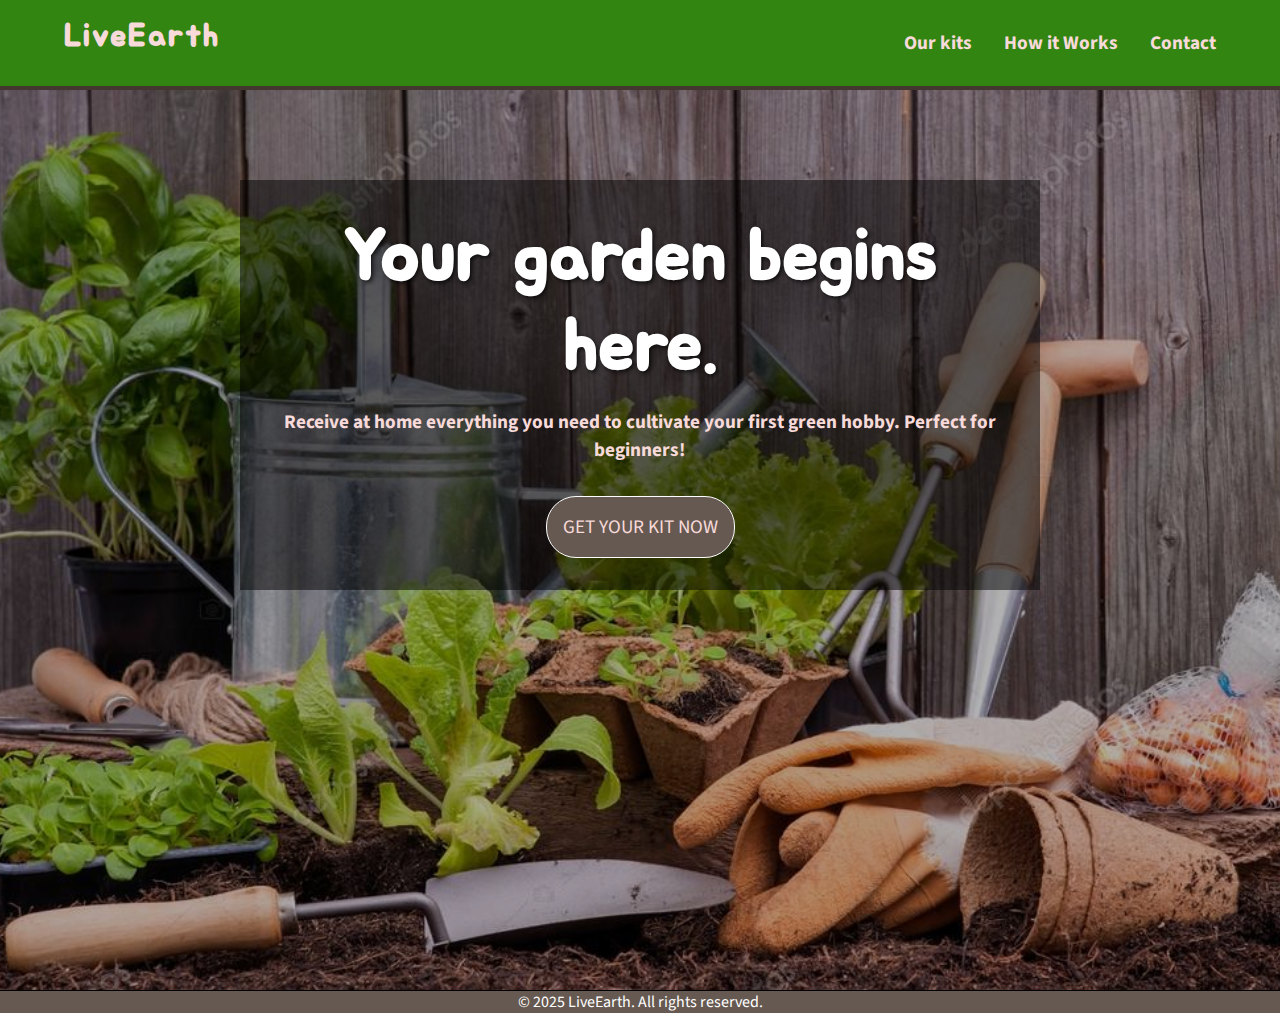
<file: landing page/index.html>
<!DOCTYPE html>
<html lang="en">
<head>
    <meta charset="UTF-8">
    <meta name="viewport" content="width=device-width, initial-scale=1.0">
    <title>LiveEarth</title>
    <link rel="stylesheet" href="style.css">
    <link rel="preconnect" href="https://fonts.googleapis.com">
<link rel="preconnect" href="https://fonts.googleapis.com">
    <link rel="preconnect" href="https://fonts.gstatic.com" crossorigin>
    <link href="https://fonts.googleapis.com/css2?family=Jua&family=Source+Sans+3:ital,wght@0,200..900;1,200..900&display=swap" rel="stylesheet"></head>
<body>
    <header>
        <div class="logo">LiveEarth</div>
        <nav>
            <ul>
                <li><a href="#">Our kits</a></li>
                <li><a href="#">How it Works</a></li>
                <li><a href="#">Contact</a></li>
            </ul>
        </nav>
    </header>

    <main class="hero">
        <div class="wrapper">
            <h1 class="bigtitle">Your garden begins here.</h1>
            <p class="subtitle">Receive at home everything you need to cultivate your first green hobby. Perfect for beginners!</p>
            
            <a href="#" class="cta">GET YOUR KIT NOW</a>
        </div>
    </main>
    
    <footer>
        <p>&copy; 2025 LiveEarth. All rights reserved.</p>
    </footer>
</body>
</html>
</file>
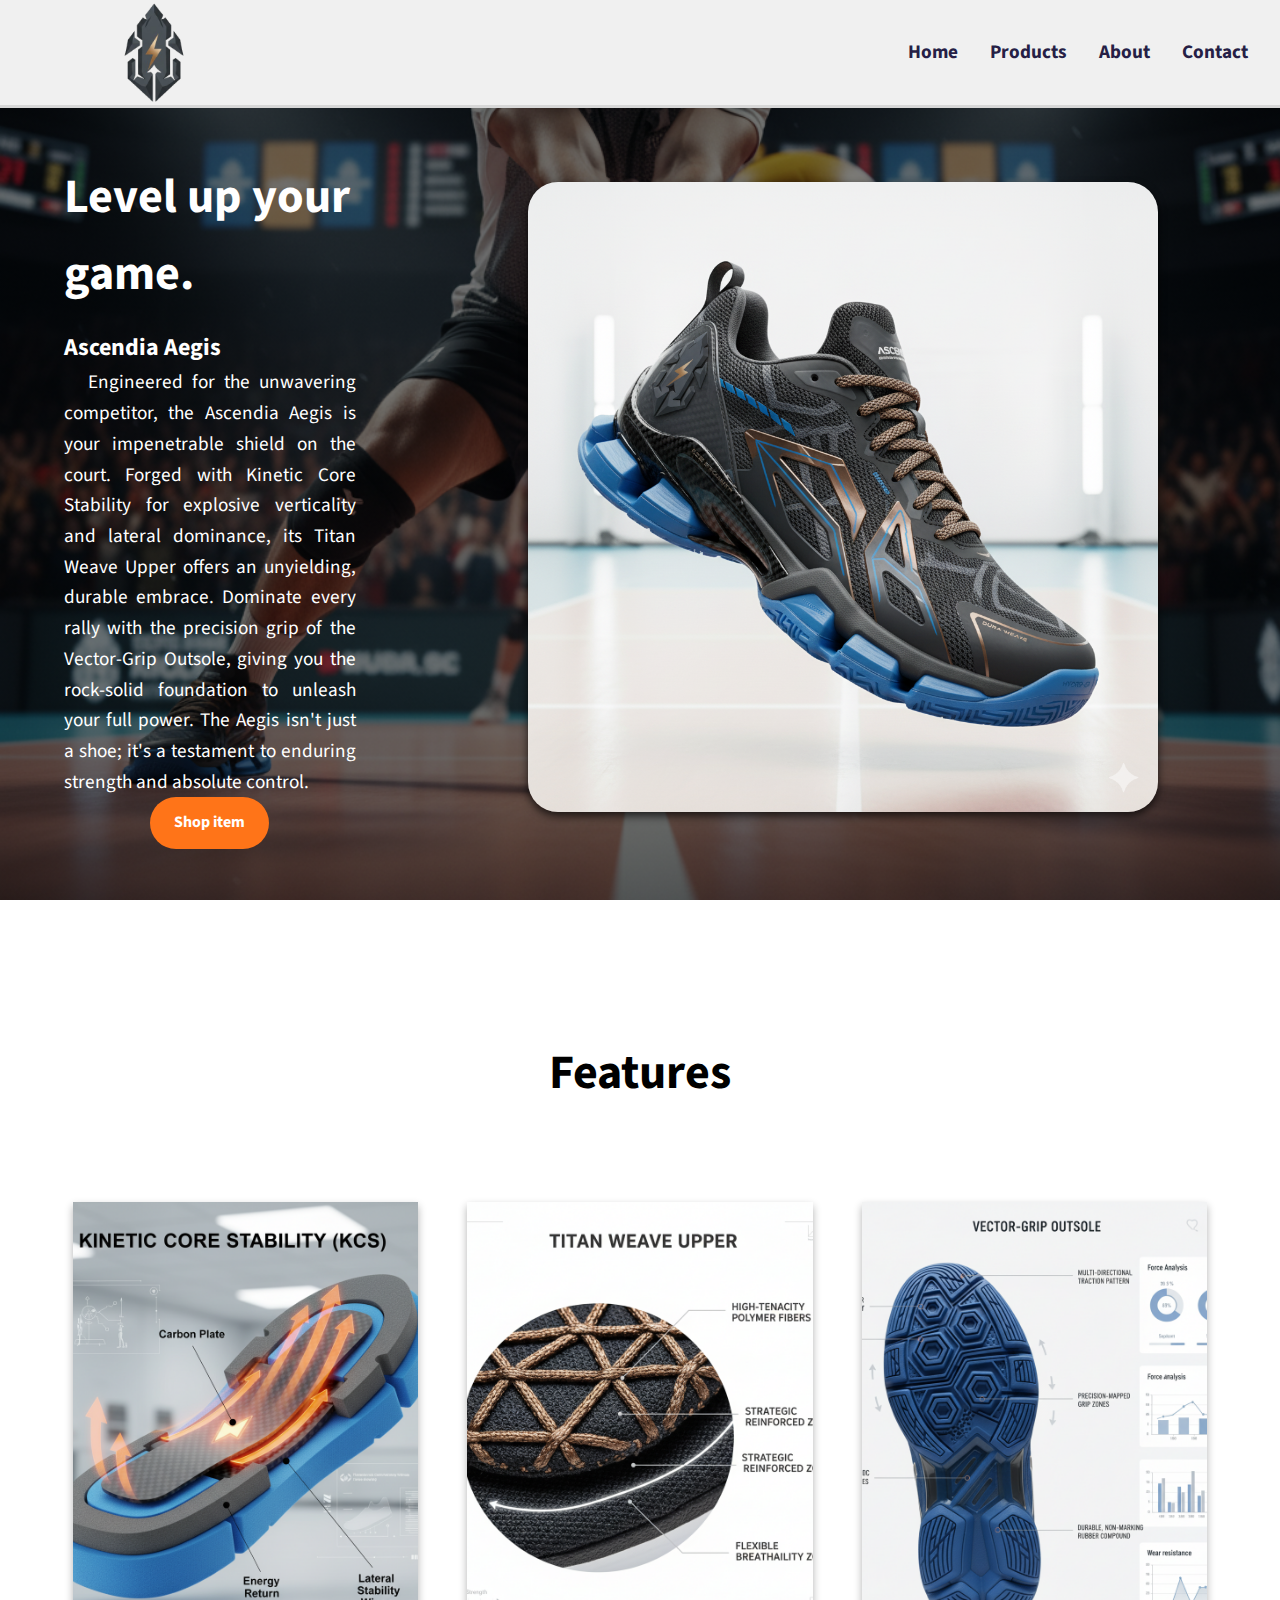
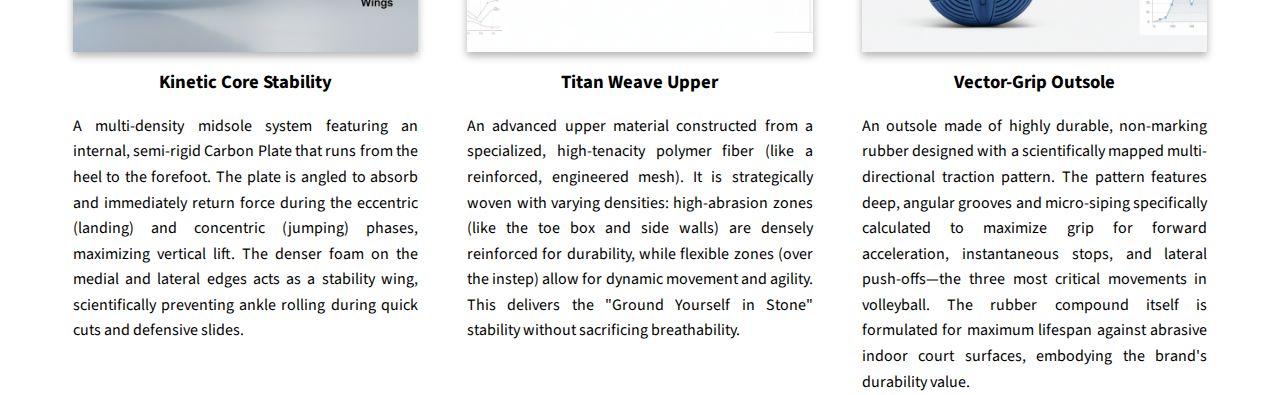
<file: project2/index.html>
<!DOCTYPE html>
<html lang="en">
<head>
    <meta charset="UTF-8">
    <meta name="viewport" content="width=device-width, initial-scale=1.0">
    <title>Ascendia</title>
    <link rel="stylesheet" href="styles.css">
    <link rel="preconnect" href="https://fonts.googleapis.com">
    <link rel="preconnect" href="https://fonts.gstatic.com" crossorigin>
    <link href="https://fonts.googleapis.com/css2?family=Source+Sans+3:ital,wght@0,200..900;1,200..900&display=swap" rel="stylesheet">
</head>
<body>
    <header>
        <nav>
            <img src="/project2/images/Gemini_Generated_Image_csv9ltcsv9ltcsv9-removebg-preview.png" alt="">
            <ul>
                <li><a href="#">Home</a></li>
                <li><a href="#">Products</a></li>
                <li><a href="#">About</a></li>
                <li><a href="#">Contact</a></li>
        </nav>
        <section class="hero">
            <div class="boxtext">
                <h1>Level up your game.</h1>
                <h2>Ascendia Aegis</h2>
                <p>Engineered for the unwavering competitor, the Ascendia Aegis is your impenetrable shield on the court. Forged with Kinetic Core Stability for explosive verticality and lateral dominance, its Titan Weave Upper offers an unyielding, durable embrace. Dominate every rally with the precision grip of the Vector-Grip Outsole, giving you the rock-solid foundation to unleash your full power. The Aegis isn't just a shoe; it's a testament to enduring strength and absolute control.</p>
                <button>Shop item</button>
            </div>
            <img src="/project2/images/Gemini_Generated_Image_f7610cf7610cf761.png" alt="aegis pic" class="aegispic">
        </section>
    </header>
    <main>
        <section class="featurebigbox">
            <h2>Features</h2>
                <div class="featurecontainer">
                    <div class="feature">
                        <img src="/project2/images/Gemini_Generated_Image_44q5m344q5m344q5.png" alt="Kinectic Core Stability">
                        <h3>Kinetic Core Stability</h3>
                        <p>A multi-density midsole system featuring an internal, semi-rigid Carbon Plate that runs from the heel to the forefoot. The plate is angled to absorb and immediately return force during the eccentric (landing) and concentric (jumping) phases, maximizing vertical lift. The denser foam on the medial and lateral edges acts as a stability wing, scientifically preventing ankle rolling during quick cuts and defensive slides.</p>
                    </div>
                    <div class="feature">
                        <img src="/project2/images/Gemini_Generated_Image_44q5m344q5m344q5 (1).png" alt="Titan Weave Upper">
                        <h3>Titan Weave Upper</h3>
                        <p>An advanced upper material constructed from a specialized, high-tenacity polymer fiber (like a reinforced, engineered mesh).
                    
                    It is strategically woven with varying densities: high-abrasion zones (like the toe box and side walls) are densely reinforced for durability, while flexible zones (over the instep) allow for dynamic movement and agility.
                    
                    This delivers the "Ground Yourself in Stone" stability without sacrificing breathability.</p>
                    </div>
                    <div class="feature">
                        <img src="/project2/images/Gemini_Generated_Image_44q5m344q5m344q5 (2).png" alt="Vector-Grip Outsole">
                        <h3>Vector-Grip Outsole</h3>
                        <p>An outsole made of highly durable, non-marking rubber designed with a scientifically mapped multi-directional traction pattern.
                    
                    The pattern features deep, angular grooves and micro-siping specifically calculated to maximize grip for forward acceleration, instantaneous stops, and lateral push-offs—the three most critical movements in volleyball.
                    
                    The rubber compound itself is formulated for maximum lifespan against abrasive indoor court surfaces, embodying the brand's durability value.</p>
                    </div>
                </div>
        </section>
    </main>
</body>
</html>
</file>
<file: landing page/style.css>
* {
    margin: 0;
    padding: 0;
    box-sizing: border-box;
}

header {
    display: flex;
    justify-content: space-between;
    align-content: center;
    background-color: #328511;
    color: #f7dad9;
    min-height: 10vh;
    width: 100%;
    padding: 1rem 5vw;
    border-bottom: 4px solid #443730;
    position: sticky;
    top: 0;
    font-weight: bold;
}

nav ul {
    display: flex;
    align-items: center;
    gap: 2rem;
    list-style: none;
    font-family: 'Source Sans 3';
    height: 100%;
    font-size: 1.2rem;
}

a {
    text-decoration: none;
    color: #f7dad9;
}

a:hover {
    color: #c7afae;
}

.logo {
    font-family: 'Jua';
    font-size: 2rem;
    font: bold;
    letter-spacing: 2px;
}

.hero {
    background-image:
        url(depositphotos_63079453-stock-photo-gardening.jpg);
    background-position: center;
    background-size: cover;
    background-color: rgba(0, 0, 0, 0.3);
    background-blend-mode: darken;
    min-height: 100vh;
    padding-top: 10vh;
}

.bigtitle {
    font-family: 'Jua';
    font-size: 4.5rem;
    font-weight: bolder;
    color: white;
    text-shadow: 2px 2px 4px rgba(0, 0, 0, 0.7);
    margin-bottom: 1rem;
}

.wrapper {
    background-color: rgba(0, 0, 0, 0.5);
    max-width: 800px;
    margin: 0 auto;
    text-align: center;
    padding: 2rem;
}

.subtitle {
    font-family: 'Source Sans 3';
    font-size: 1.2rem;
    color: #f7dad9;
    margin-bottom: 2rem;
    font-weight: bold;
}

.cta {
    background-color: #665951;
    padding: 1rem;
    font-size: 1.2rem;
    border: 1px solid white;
    border-radius: 30px;
    font-family: 'Source Sans 3';
    transition: all 0.3s ease;
    display: inline-block;
}

.cta:hover {
    background-color: #443730;
    cursor: pointer;
    color: white;
    transform: scale(1.1);
}

footer {
    background-color:#665951;
    color: white;
    text-align: center;
    font-family: 'Source Sans 3';
    border-top: 1px black solid;
}
</file>
<file: project2/styles.css>
* {
    margin: 0;
    padding: 0;
    box-sizing: border-box;
    line-height: 1.6;
    font-family: 'Source Sans 3', sans-serif;
}

:root {
    --primary-color: rgb(38, 31, 70);
    --secondary-color: rgb(255, 116, 24);
    --background-color: rgb(240, 240, 240);
}

header {
    height: auto;
    background-color: var(--background-color);
    margin-bottom: 15vh;
}

nav {
    border-bottom: 3px solid rgb(0, 0, 0, 0.1);
    display: flex;
    justify-content: space-between; /* Changed from space-evenly */
    align-items: center;
    width: 100%;
    height: 12vh;
    padding: 0 2rem; /* Added padding for spacing */
    position: fixed;
    z-index: 1000;
    background-color: var(--background-color);
    top: 0;
    left: 0;
}

nav img {
    object-fit: contain;
    height: 20vh;
    width: auto;
    margin-left: 2rem; /* Added margin to push left */
}

nav ul {
    list-style: none;
    display: flex;
    gap: 2rem;
    align-items: center;
}

nav ul li a {
    text-decoration: none;
    color: var(--primary-color);
    font-size: 1.2rem;
    font-weight: bold;
}

.hero {
    height: calc(100vh - 12vh); /* Adjusted to account for fixed navbar height */
    background-image: radial-gradient(rgba(0, 0, 0, 0.5), rgba(0, 0, 0, 0.5)), url('/project2/images/Gemini_Generated_Image_vdoekqvdoekqvdoe.png');
    background-size: cover;
    background-position: center;
    background-position-y: 75%; /* Adjust this percentage to move the image up or down */
    background-repeat: no-repeat;
    display: flex;
    color: white;
    padding: 1rem 4rem;
    margin-top: 12vh;
}

.aegispic {
    height: 70vh;
    width: auto;
    border-radius: 30px;
    box-shadow: 0 4px 8px rgba(0, 0, 0, 0.7);
    margin: 5% 5% 0 0;
}

.boxtext {
    display: flex;
    flex-direction: column;
    justify-content: center;
    height: 100%;
    margin-right: 15%;
}

.boxtext button {
    width: fit-content;
    padding: 0.8rem 1.5rem;
    border: none;
    background-color: var(--secondary-color);
    color: white;
    border-radius: 50px;
    font-size: 1rem;
    cursor: pointer;
    margin: 0 auto;
    font-weight: bold;
}

.boxtext button:hover {
    background-color: rgb(255, 90, 0);
}

.boxtext h1 {
    font-size: 3rem;
    margin-bottom: 1rem;
}

.boxtext p {
    font-size: 1.2rem;
    text-align: justify;
    text-indent: 1.5rem;
}

main {
    padding: 0 4rem;
}

.featurebigbox > h2 {
    text-align: center;
    font-size: 3rem;
    margin-bottom: 10vh;
}

.featurecontainer {
    display: flex;
    justify-content: space-around;
    align-items: stretch;  /* Changed from center to stretch */
    gap: 2rem;
}

.feature {
    width: 30%;
    display: flex;          /* Added */
    flex-direction: column; /* Added */
    align-items: center;    /* Added */
}

.feature img {
    height: 50vh;
    width: 100%;           /* Changed from auto */
    object-fit: cover;     /* Added */
    margin-bottom: 1rem;
    box-shadow: 0 4px 8px rgba(0, 0, 0, 0.3);
}

.feature p {
    text-align: justify;
    margin-top: 1rem;      /* Changed from auto */
    width: 100%;           /* Changed from 40% */
}
</file>
